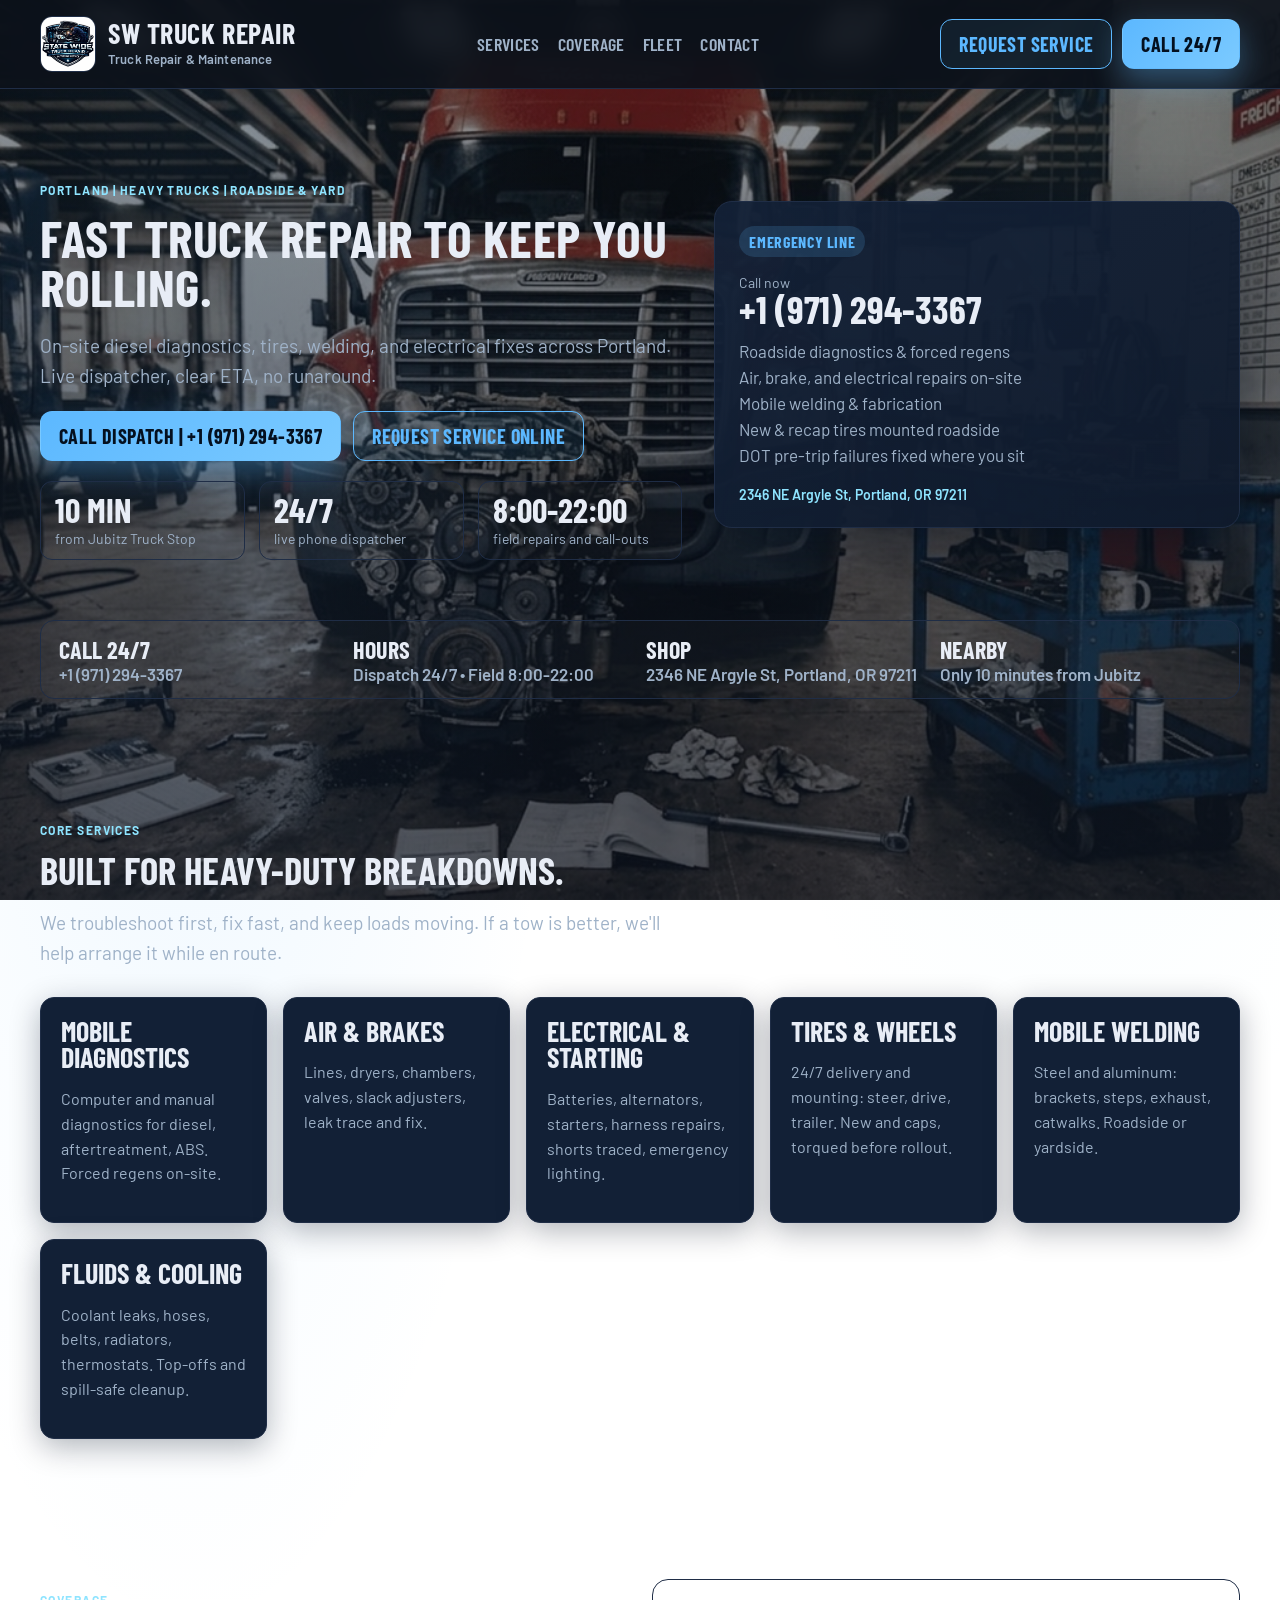
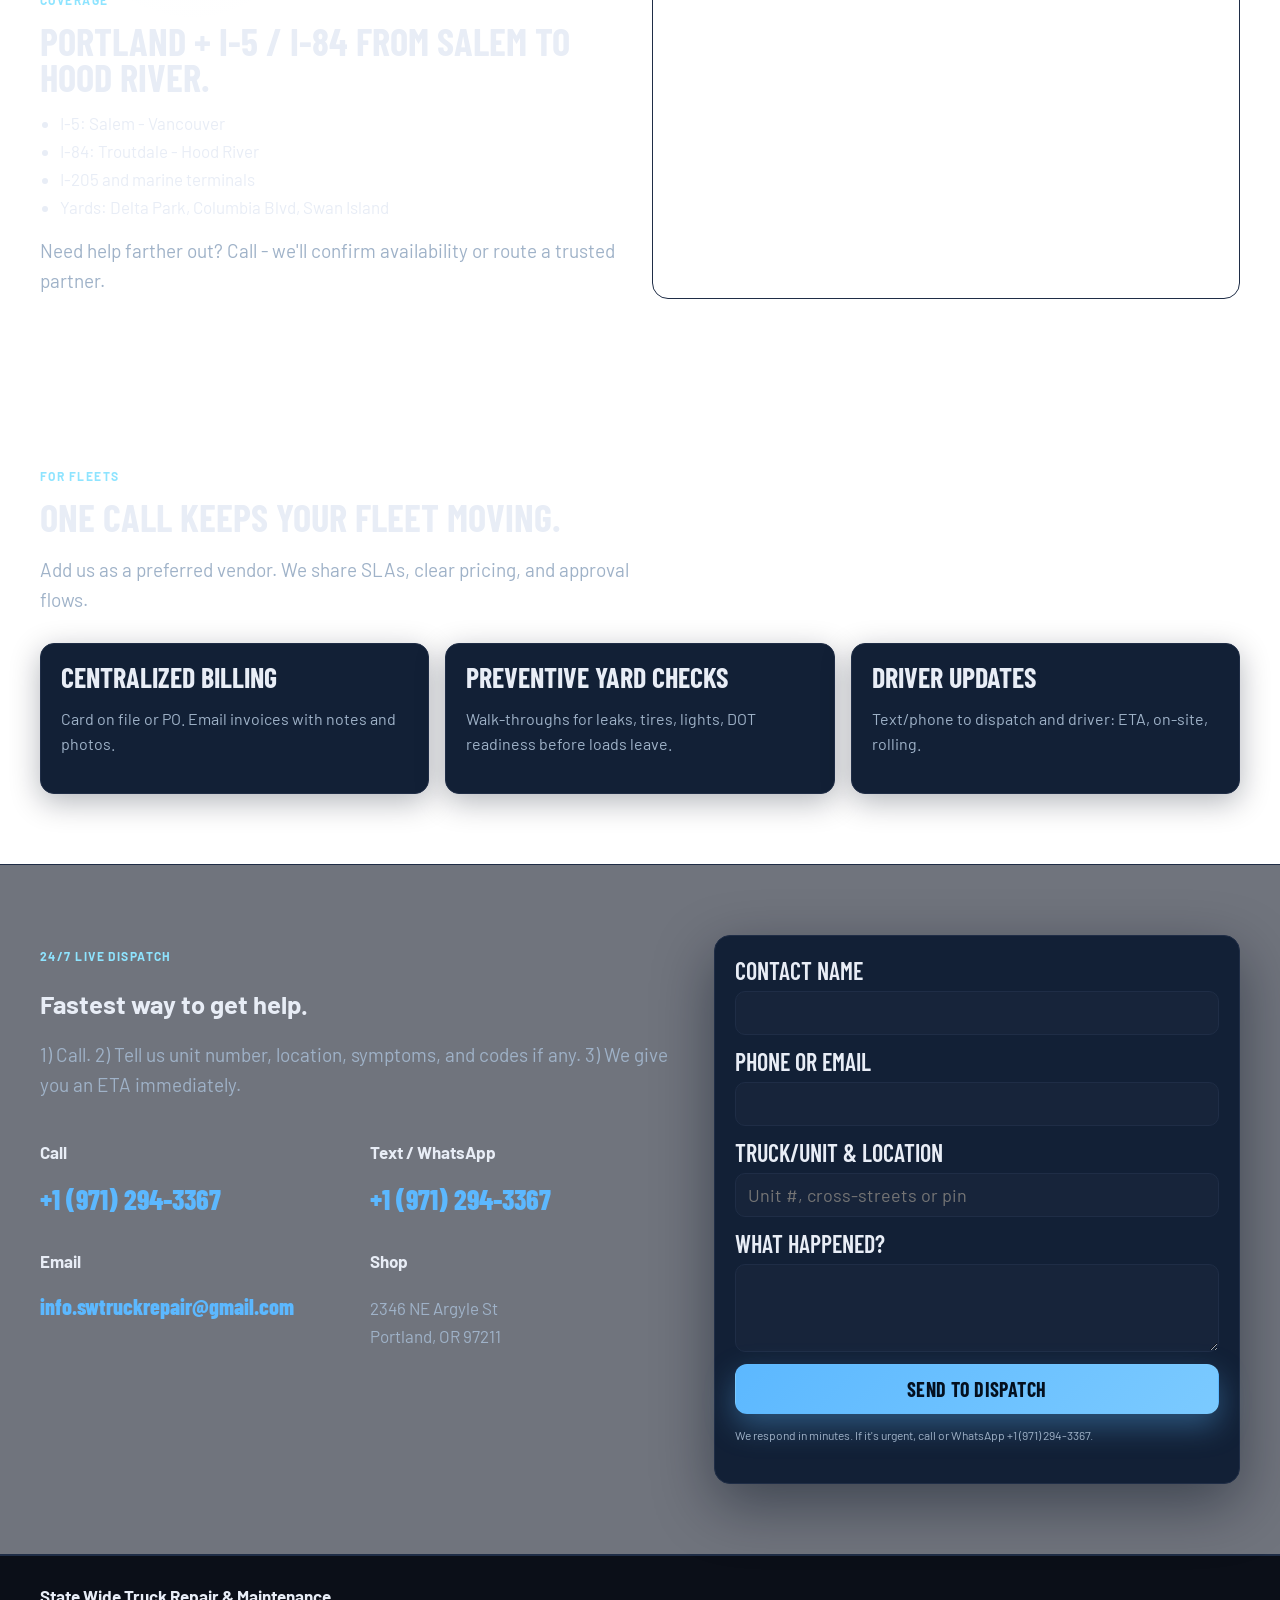
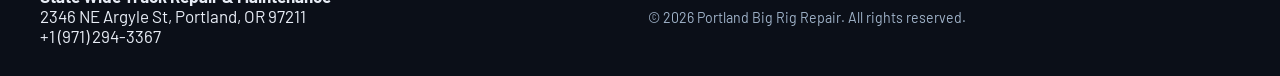
<file: index.html>
﻿<!doctype html>
<html lang="en">
<head>
  <meta charset="UTF-8">
  <meta name="viewport" content="width=device-width, initial-scale=1.0">
  <title>SW Truck Repair | Portland, OR</title>
  <meta name="description" content="State Wide Truck Repair & Maintenance - mobile diesel diagnostics, tires, welding, and roadside repairs in Portland, OR. Fast, reliable, honest.">
  <link rel="preconnect" href="https://fonts.googleapis.com">
  <link rel="preconnect" href="https://fonts.gstatic.com" crossorigin>
  <link href="https://fonts.googleapis.com/css2?family=Barlow:wght@400;500;600;700&family=Barlow+Condensed:wght@500;600;700&display=swap" rel="stylesheet">
  <link rel="stylesheet" href="styles.css">
</head>
<body>
  <header class="topbar">
    <div class="logo">
      <span class="logo-mark"><img src="assets/logo.jpg" alt="SW Truck Repair logo"></span>
      <div class="logo-text">
        <strong>SW Truck Repair</strong><small>Truck Repair & Maintenance</small>
      </div>
    </div>
    <nav class="nav">
      <a href="#services">Services</a>
      <a href="#coverage">Coverage</a>
      <a href="#fleet">Fleet</a>
      <a href="#contact">Contact</a>
    </nav>
    <div class="cta">
      <a class="btn ghost" href="#contact">Request Service</a>
      <a class="btn solid" href="tel:+19712943367">Call 24/7</a>
    </div>
  </header>

  <main>
    <section class="hero">
      <div class="hero-content">
        <p class="eyebrow">Portland | Heavy trucks | Roadside & yard</p>
        <h1>Fast truck repair to keep you rolling.</h1>
        <p class="lede">On-site diesel diagnostics, tires, welding, and electrical fixes across Portland. Live dispatcher, clear ETA, no runaround.</p>
        <div class="actions">
          <a class="btn solid" href="tel:+19712943367">Call dispatch | +1 (971) 294-3367</a>
          <a class="btn ghost" href="#contact">Request service online</a>
        </div>
        <div class="trust">
          <div><strong>10 min</strong><span>from Jubitz Truck Stop</span></div>
          <div><strong>24/7</strong><span>live phone dispatcher</span></div>
          <div><strong>8:00-22:00</strong><span>field repairs and call-outs</span></div>
        </div>
      </div>
      <div class="hero-card">
        <div class="badge">Emergency Line</div>
        <div class="dial">
          <span>Call now</span>
          <a href="tel:+19712943367">+1 (971) 294-3367</a>
        </div>
        <ul class="checklist">
          <li>Roadside diagnostics &amp; forced regens</li>
          <li>Air, brake, and electrical repairs on-site</li>
          <li>Mobile welding &amp; fabrication</li>
          <li>New &amp; recap tires mounted roadside</li>
          <li>DOT pre-trip failures fixed where you sit</li>
        </ul>
        <a class="small-link" href="https://maps.google.com/?q=2346+NE+Argyle+St,+Portland,+OR+97211" target="_blank" rel="noopener">2346 NE Argyle St, Portland, OR 97211</a>
      </div>
    </section>

        <section class="info-bar">
      <div>
        <strong>Call 24/7</strong>
        <a href="tel:+19712943367">+1 (971) 294-3367</a>
      </div>
      <div>
        <strong>Hours</strong>
        <span>Dispatch 24/7 • Field 8:00-22:00</span>
      </div>
      <div>
        <strong>Shop</strong>
        <span>2346 NE Argyle St, Portland, OR 97211</span>
      </div>
      <div>
        <strong>Nearby</strong>
        <span>Only 10 minutes from Jubitz</span>
      </div>
    </section>

    <section id="services" class="panel">
      <div class="panel-header">
        <p class="eyebrow">Core Services</p>
        <h2>Built for heavy-duty breakdowns.</h2>
        <p class="lede">We troubleshoot first, fix fast, and keep loads moving. If a tow is better, we'll help arrange it while en route.</p>
      </div>
      <div class="grid cards">
        <article class="card">
          <h3>Mobile Diagnostics</h3>
          <p>Computer and manual diagnostics for diesel, aftertreatment, ABS. Forced regens on-site.</p>
        </article>
        <article class="card">
          <h3>Air & Brakes</h3>
          <p>Lines, dryers, chambers, valves, slack adjusters, leak trace and fix.</p>
        </article>
        <article class="card">
          <h3>Electrical & Starting</h3>
          <p>Batteries, alternators, starters, harness repairs, shorts traced, emergency lighting.</p>
        </article>
        <article class="card">
          <h3>Tires & Wheels</h3>
          <p>24/7 delivery and mounting: steer, drive, trailer. New and caps, torqued before rollout.</p>
        </article>
        <article class="card">
          <h3>Mobile Welding</h3>
          <p>Steel and aluminum: brackets, steps, exhaust, catwalks. Roadside or yardside.</p>
        </article>
        <article class="card">
          <h3>Fluids & Cooling</h3>
          <p>Coolant leaks, hoses, belts, radiators, thermostats. Top-offs and spill-safe cleanup.</p>
        </article>
      </div>
    </section>

    <section id="coverage" class="panel split">
      <div>
        <p class="eyebrow">Coverage</p>
        <h2>Portland + I-5 / I-84 from Salem to Hood River.</h2>
        <ul class="list">
          <li>I-5: Salem - Vancouver</li>
          <li>I-84: Troutdale - Hood River</li>
          <li>I-205 and marine terminals</li>
          <li>Yards: Delta Park, Columbia Blvd, Swan Island</li>
        </ul>
        <p class="lede">Need help farther out? Call - we'll confirm availability or route a trusted partner.</p>
      </div>
      <div class="map">
        <iframe title="Shop location" src="https://www.google.com/maps?q=24%2F7%20Repair%20and%20Road%20Service%202346%20NE%20Argyle%20St%20Portland%20OR%2097211&output=embed&hl=en&region=US" allowfullscreen="" loading="lazy" referrerpolicy="no-referrer-when-downgrade"></iframe>
      </div>
    </section>

    <section id="fleet" class="panel">
      <div class="panel-header">
        <p class="eyebrow">For fleets</p>
        <h2>One call keeps your fleet moving.</h2>
        <p class="lede">Add us as a preferred vendor. We share SLAs, clear pricing, and approval flows.</p>
      </div>
      <div class="grid cards">
        <article class="card">
          <h3>Centralized billing</h3>
          <p>Card on file or PO. Email invoices with notes and photos.</p>
        </article>
        <article class="card">
          <h3>Preventive yard checks</h3>
          <p>Walk-throughs for leaks, tires, lights, DOT readiness before loads leave.</p>
        </article>
        <article class="card">
          <h3>Driver updates</h3>
          <p>Text/phone to dispatch and driver: ETA, on-site, rolling.</p>
        </article>
      </div>
    </section>

    <section class="cta-wide" id="contact">
      <div>
        <p class="eyebrow">24/7 Live Dispatch</p>
        <h2>Fastest way to get help.</h2>
        <p class="lede">1) Call. 2) Tell us unit number, location, symptoms, and codes if any. 3) We give you an ETA immediately.</p>
        <div class="contact-grid">
          <div>
            <h4>Call</h4>
            <a class="big-link" href="tel:+19712943367">+1 (971) 294-3367</a>
          </div>
          <div>
            <h4>Text / WhatsApp</h4>
            <a class="big-link" href="https://wa.me/19712943367" target="_blank" rel="noopener">+1 (971) 294-3367</a>
          </div>
          <div>
            <h4>Email</h4>
            <a class="big-link" href="mailto:info.swtruckrepair@gmail.com">info.swtruckrepair@gmail.com</a>
          </div>
          <div>
            <h4>Shop</h4>
            <p class="address">2346 NE Argyle St<br>Portland, OR 97211</p>
          </div>
        </div>
      </div>
      <form class="contact-form" action="https://formspree.io/f/mjgjlden" method="POST">
        <label>
          Contact name
          <input name="name" type="text" required>
        </label>
        <label>
          Phone or email
          <input name="contact" type="text" required>
        </label>
        <label>
          Truck/unit & location
          <input name="unit" type="text" placeholder="Unit #, cross-streets or pin" required>
        </label>
        <label>
          What happened?
          <textarea name="issue" rows="3" required></textarea>
        </label>
        <button class="btn solid" type="submit">Send to dispatch</button>
        <p class="form-note">We respond in minutes. If it's urgent, call or WhatsApp +1 (971) 294-3367.</p>
      </form>
    </section>
  </main>

    <footer class="footer">
    <div>
      <strong>State Wide Truck Repair &amp; Maintenance</strong><br>
      2346 NE Argyle St, Portland, OR 97211<br>
      <a href="tel:+19712943367">+1 (971) 294-3367</a>
    </div>
        <div class="footer-copy">
      <small>&copy; 2026 Portland Big Rig Repair. All rights reserved.</small>
    </div>
  </footer>

  <script src="script.js" defer></script>
</body>
</html>
</file>
<file: styles.css>
﻿:root {
  --bg: #0b1220;
  --panel: #0f1a2c;
  --card: #122036;
  --accent: #5cb8ff;      /* main call-to-action blue */
  --accent-2: #8ee4ff;    /* highlight/eyebrow cyan */
  --text: #e8edf6;
  --muted: #9fb2c8;
  --border: #1f2d46;
  --shadow: 0 20px 60px rgba(3, 11, 26, 0.45);
  --radius: 14px;
  --font-body: "Barlow", system-ui, -apple-system, sans-serif;
  --font-display: "Barlow Condensed", "Barlow", system-ui, sans-serif;
}

* { box-sizing: border-box; }
body {
  margin: 0;
  font-family: var(--font-body);
  font-size: 17px;
  background-color: var(--bg);
  background:
    linear-gradient(180deg, rgba(11,18,32,0.42), rgba(11,18,32,0.7)),
    radial-gradient(60% 80% at 15% 10%, rgba(94,184,255,0.12), transparent 50%),
    radial-gradient(70% 70% at 85% 5%, rgba(142,228,255,0.10), transparent 45%),
    url("background.jpg");
  background-size: cover, auto, auto, cover;
  background-repeat: no-repeat;
  background-position: center, 15% 10%, 85% 5%, center;
  background-attachment: fixed, scroll, scroll, fixed;
  color: var(--text);
  min-height: 100vh;
}

a { color: inherit; text-decoration: none; }
p { color: var(--muted); line-height: 1.65; }

.topbar {
  position: sticky;
  top: 0;
  z-index: 10;
  display: flex;
  align-items: center;
  justify-content: space-between;
  padding: 16px 40px;
  background: rgba(12,17,26,0.9);
  backdrop-filter: blur(12px);
  border-bottom: 1px solid var(--border);
}
.logo { display: flex; align-items: center; gap: 12px; }
.logo-mark {
  display: inline-flex;
  align-items: center;
  justify-content: center;
  width: 56px;
  height: 56px;
  border-radius: 12px;
  overflow: hidden;
  border: 1px solid var(--border);
  background: rgba(255,255,255,0.04);
}
.logo-mark img { width: 100%; height: 100%; object-fit: cover; display: block; }
.logo-text strong {
  display: block;
  font-family: var(--font-display);
  font-size: 28px;
  line-height: 0.9;
  letter-spacing: 0.02em;
  text-transform: uppercase;
}
.logo-text small {
  color: var(--muted);
  font-weight: 600;
  font-size: 13px;
  letter-spacing: 0.01em;
}

.nav { display: flex; gap: 18px; }
.nav a {
  color: var(--muted);
  font-family: var(--font-display);
  font-size: 18px;
  font-weight: 600;
  letter-spacing: 0.02em;
  text-transform: uppercase;
}
.nav a:hover { color: var(--text); }

.cta { display: flex; gap: 10px; }
.btn {
  display: inline-flex;
  align-items: center;
  justify-content: center;
  gap: 8px;
  padding: 14px 18px;
  border-radius: 12px;
  font-family: var(--font-display);
  font-weight: 700;
  font-size: 20px;
  line-height: 1;
  letter-spacing: 0.02em;
  text-transform: uppercase;
  border: 1px solid transparent;
  transition: transform 0.15s ease, box-shadow 0.15s ease, background 0.15s ease;
}
.btn.solid {
  background: linear-gradient(135deg, var(--accent), #7bcaff);
  color: #04101f;
  box-shadow: 0 12px 30px rgba(92,184,255,0.35);
}
.btn.ghost {
  border: 1px solid var(--accent);
  color: var(--accent);
  background: rgba(92,184,255,0.08);
}
.btn:hover { transform: translateY(-1px); }

.hero {
  position: relative;
  isolation: isolate;
  display: grid;
  grid-template-columns: 1.1fr 0.9fr;
  gap: 32px;
  padding: 80px 40px 60px;
  align-items: center;
}
.hero-content h1 {
  font-family: var(--font-display);
  font-size: clamp(34px, 4.6vw, 52px);
  font-weight: 700;
  line-height: 0.95;
  letter-spacing: 0.01em;
  text-transform: uppercase;
  margin: 12px 0;
}
.eyebrow {
  letter-spacing: 0.12em;
  text-transform: uppercase;
  font-size: 12px;
  color: var(--accent-2);
  font-weight: 700;
}
.lede {
  max-width: 640px;
  font-size: 19px;
  line-height: 1.6;
}
.actions { display: flex; gap: 12px; flex-wrap: wrap; margin: 20px 0 12px; }
.trust {
  display: grid;
  grid-template-columns: repeat(auto-fit, minmax(160px, 1fr));
  gap: 14px;
  margin-top: 20px;
}
.trust div {
  padding: 12px 14px;
  border: 1px solid var(--border);
  border-radius: 12px;
  background: rgba(255,255,255,0.02);
}
.trust strong {
  display: block;
  font-family: var(--font-display);
  font-size: 34px;
  line-height: 0.95;
  text-transform: uppercase;
}
.trust span { color: var(--muted); font-size: 14px; }

.hero-card {
  background: linear-gradient(145deg, rgba(18,32,54,0.95), rgba(15,26,44,0.95));
  border: 1px solid var(--border);
  border-radius: 18px;
  padding: 24px;
  box-shadow: var(--shadow);
}

.badge {
  display: inline-block;
  padding: 6px 10px;
  border-radius: 999px;
  background: rgba(92,184,255,0.16);
  color: var(--accent);
  font-family: var(--font-display);
  font-weight: 700;
  font-size: 16px;
  text-transform: uppercase;
  letter-spacing: 0.04em;
}
.dial { margin: 14px 0 10px; }
.dial span { color: var(--muted); font-size: 14px; }
.dial a {
  display: block;
  font-family: var(--font-display);
  font-size: 38px;
  font-weight: 700;
  line-height: 0.95;
  color: var(--text);
}
.checklist { list-style: none; padding: 0; margin: 14px 0 18px; color: var(--muted); }
.checklist li { margin: 6px 0; }
.small-link { color: var(--accent-2); font-weight: 600; font-size: 14px; }

.panel { padding: 70px 40px; }
.panel-header { max-width: 760px; }
.panel h2 {
  margin: 10px 0 8px;
  font-family: var(--font-display);
  font-size: clamp(34px, 3vw, 46px);
  line-height: 0.95;
  text-transform: uppercase;
}
.grid.cards {
  display: grid;
  grid-template-columns: repeat(auto-fit, minmax(220px, 1fr));
  gap: 16px;
  margin-top: 28px;
}
.card {
  background: var(--card);
  border: 1px solid var(--border);
  border-radius: var(--radius);
  padding: 20px;
  box-shadow: 0 8px 30px rgba(2, 12, 30, 0.3);
}
.card h3 {
  margin: 0 0 10px;
  font-family: var(--font-display);
  font-size: 28px;
  line-height: 0.95;
  text-transform: uppercase;
}
.card p { font-size: 16px; line-height: 1.55; }

.banner {
  margin: 20px 40px;
  padding: 28px;
  border-radius: 18px;
  border: 1px solid var(--border);
  background: linear-gradient(120deg, rgba(92,184,255,0.14), rgba(142,228,255,0.12));
  display: flex;
  align-items: center;
  justify-content: space-between;
  gap: 20px;
  box-shadow: var(--shadow);
}

.gallery-grid {
  display: grid;
  grid-template-columns: repeat(auto-fit, minmax(260px, 1fr));
  gap: 14px;
  margin-top: 24px;
}
.gallery-grid img {
  width: 100%;
  height: 220px;
  object-fit: cover;
  border-radius: 14px;
  border: 1px solid var(--border);
  box-shadow: 0 10px 30px rgba(2, 12, 30, 0.3);
}

.split {
  display: grid;
  grid-template-columns: repeat(auto-fit, minmax(280px, 1fr));
  gap: 24px;
  align-items: start;
}
.list {
  padding-left: 20px;
  color: var(--text);
}
.list li { margin: 8px 0; color: var(--text); }
.map iframe {
  width: 100%;
  height: 320px;
  border: 1px solid var(--border);
  border-radius: 16px;
}

.cta-wide {
  padding: 70px 40px;
  display: grid;
  grid-template-columns: 1.1fr 0.9fr;
  gap: 30px;
  align-items: start;
  border-top: 1px solid var(--border);
  border-bottom: 1px solid var(--border);
  background: rgba(17,24,39,0.6);
}
.contact-grid {
  display: grid;
  grid-template-columns: repeat(auto-fit, minmax(220px, 1fr));
  gap: 16px;
  margin-top: 18px;
}
.big-link {
  color: var(--accent);
  font-family: var(--font-display);
  font-weight: 800;
  font-size: 28px;
  line-height: 1;
  text-transform: uppercase;
  display: inline-block;
  overflow-wrap: anywhere;
  word-break: break-word;
}
.big-link[href^="mailto:"] {
  font-size: 22px;
  line-height: 1.15;
  text-transform: none;
  white-space: normal;
  overflow-wrap: normal;
  word-break: normal;
}
.address { color: var(--muted); }

.contact-form {
  background: var(--card);
  border: 1px solid var(--border);
  border-radius: 16px;
  padding: 20px;
  display: grid;
  gap: 12px;
  box-shadow: var(--shadow);
}
.contact-form label {
  display: grid;
  gap: 6px;
  font-family: var(--font-display);
  font-weight: 600;
  color: var(--text);
  font-size: 24px;
  text-transform: uppercase;
}
.contact-form input,
.contact-form textarea {
  width: 100%;
  padding: 10px 12px;
  border-radius: 10px;
  border: 1px solid var(--border);
  background: rgba(255,255,255,0.02);
  color: var(--text);
  font-family: var(--font-body);
  font-size: 18px;
}
.form-note { font-size: 12px; color: var(--muted); margin: 0; }

.footer {
  padding: 30px 40px;
  display: grid;
  grid-template-columns: repeat(auto-fit, minmax(220px, 1fr));
  gap: 16px;
  align-items: center;
  border-top: 1px solid var(--border);
  background: #0b0f18;
}
.footer-links { display: flex; gap: 14px; flex-wrap: wrap; color: var(--muted); }
.footer-copy { color: var(--muted); }

.info-bar {
  margin: 0 40px 40px;
  padding: 14px 18px;
  border: 1px solid var(--border);
  border-radius: 14px;
  background: rgba(255,255,255,0.02);
  display: grid;
  grid-template-columns: repeat(auto-fit, minmax(220px, 1fr));
  gap: 12px;
}
.info-bar strong {
  display: block;
  color: var(--text);
  font-family: var(--font-display);
  font-size: 24px;
  text-transform: uppercase;
}
.info-bar span, .info-bar a { color: var(--muted); font-weight: 600; }

@media (max-width: 900px) {
  .topbar {
    padding: 14px 18px;
    gap: 12px;
    flex-wrap: wrap;
    align-items: flex-start;
  }
  .logo {
    flex: 1 1 100%;
    min-width: 0;
  }
  .cta {
    width: 100%;
  }
  .cta .btn {
    flex: 1 1 0;
  }
  .nav { display: none; }
  .hero { grid-template-columns: 1fr; padding: 60px 18px 40px; }
  .panel { padding: 60px 18px; }
  .banner { margin: 20px 18px; flex-direction: column; align-items: flex-start; }
  .cta-wide { grid-template-columns: 1fr; padding: 60px 18px; }
}

/* Tighter mobile tweaks */
@media (max-width: 640px) {
  body {
    font-size: 16px;
    background: var(--bg);
    background-attachment: scroll;
  }
  .hero {
    overflow: hidden;
  }
  .hero::before {
    content: "";
    position: absolute;
    inset: 0;
    z-index: -2;
    background-image:
      linear-gradient(180deg, rgba(11,18,32,0.42), rgba(11,18,32,0.62) 44%, rgba(11,18,32,0.82)),
      url("background.jpg");
    background-repeat: no-repeat;
    background-size: cover;
    background-position: center, 50% 18%;
  }
  .hero::after {
    content: "";
    position: absolute;
    inset: 0;
    z-index: -1;
    background:
      radial-gradient(76% 58% at 50% 14%, rgba(255,255,255,0.06), transparent 60%),
      linear-gradient(180deg, rgba(9,14,24,0.04), rgba(9,14,24,0.18));
  }
  .panel,
  .cta-wide,
  .footer {
    background: rgba(11, 18, 32, 0.82);
  }
  .panel-header,
  .split > div:first-child {
    position: relative;
    z-index: 1;
  }
  .topbar {
    padding: 10px 12px;
    gap: 10px;
  }
  .logo {
    gap: 10px;
  }
  .logo-mark { width: 44px; height: 44px; }
  .logo-text {
    min-width: 0;
  }
  .logo-text strong { font-size: 20px; }
  .logo-text small { font-size: 11px; }
  .cta {
    gap: 8px;
  }
  .hero {
    padding: 34px 16px 24px;
    gap: 16px;
    min-height: 100svh;
  }
  .hero-content h1 {
    font-size: 26px;
    line-height: 0.98;
  }
  .eyebrow {
    font-size: 11px;
    letter-spacing: 0.08em;
  }
  .lede {
    font-size: 17px;
    line-height: 1.5;
  }
  .actions {
    flex-direction: column;
    gap: 10px;
  }
  .btn {
    width: 100%;
    justify-content: center;
    min-height: 54px;
    padding: 14px 16px;
    font-size: 16px;
    letter-spacing: 0.01em;
  }
  .trust {
    grid-template-columns: 1fr;
    gap: 10px;
  }
  .trust div {
    padding: 10px 12px;
  }
  .trust strong {
    font-size: 28px;
  }
  .trust span {
    font-size: 13px;
  }
  .hero-card {
    padding: 18px;
  }
  .badge {
    font-size: 14px;
  }
  .dial a {
    font-size: 32px;
  }
  .checklist {
    margin: 12px 0 16px;
  }
  .checklist li {
    margin: 8px 0;
    font-size: 15px;
  }
  .panel { padding: 46px 16px; }
  .panel h2 {
    font-size: 34px;
  }
  .card h3 {
    font-size: 24px;
  }
  .card p {
    font-size: 15px;
  }
  .grid.cards { grid-template-columns: 1fr; }
  .split { grid-template-columns: 1fr; }
  .map iframe { height: 260px; }
  .cta-wide {
    padding: 40px 16px;
    gap: 22px;
  }
  .contact-grid { grid-template-columns: 1fr; }
  .info-bar {
    margin: 0 16px 24px;
    padding: 12px 14px;
    grid-template-columns: 1fr;
    gap: 10px;
  }
  .info-bar strong {
    font-size: 20px;
  }
  .footer { padding: 24px 16px; }
  .contact-form {
    padding: 16px;
    gap: 10px;
  }
  .contact-form label { font-size: 18px; }
  .contact-form input,
  .contact-form textarea {
    font-size: 16px;
    padding: 12px;
  }
  .big-link { font-size: 24px; }
  .big-link[href^="mailto:"] {
    font-size: 18px;
    white-space: nowrap;
  }
}
</file>
